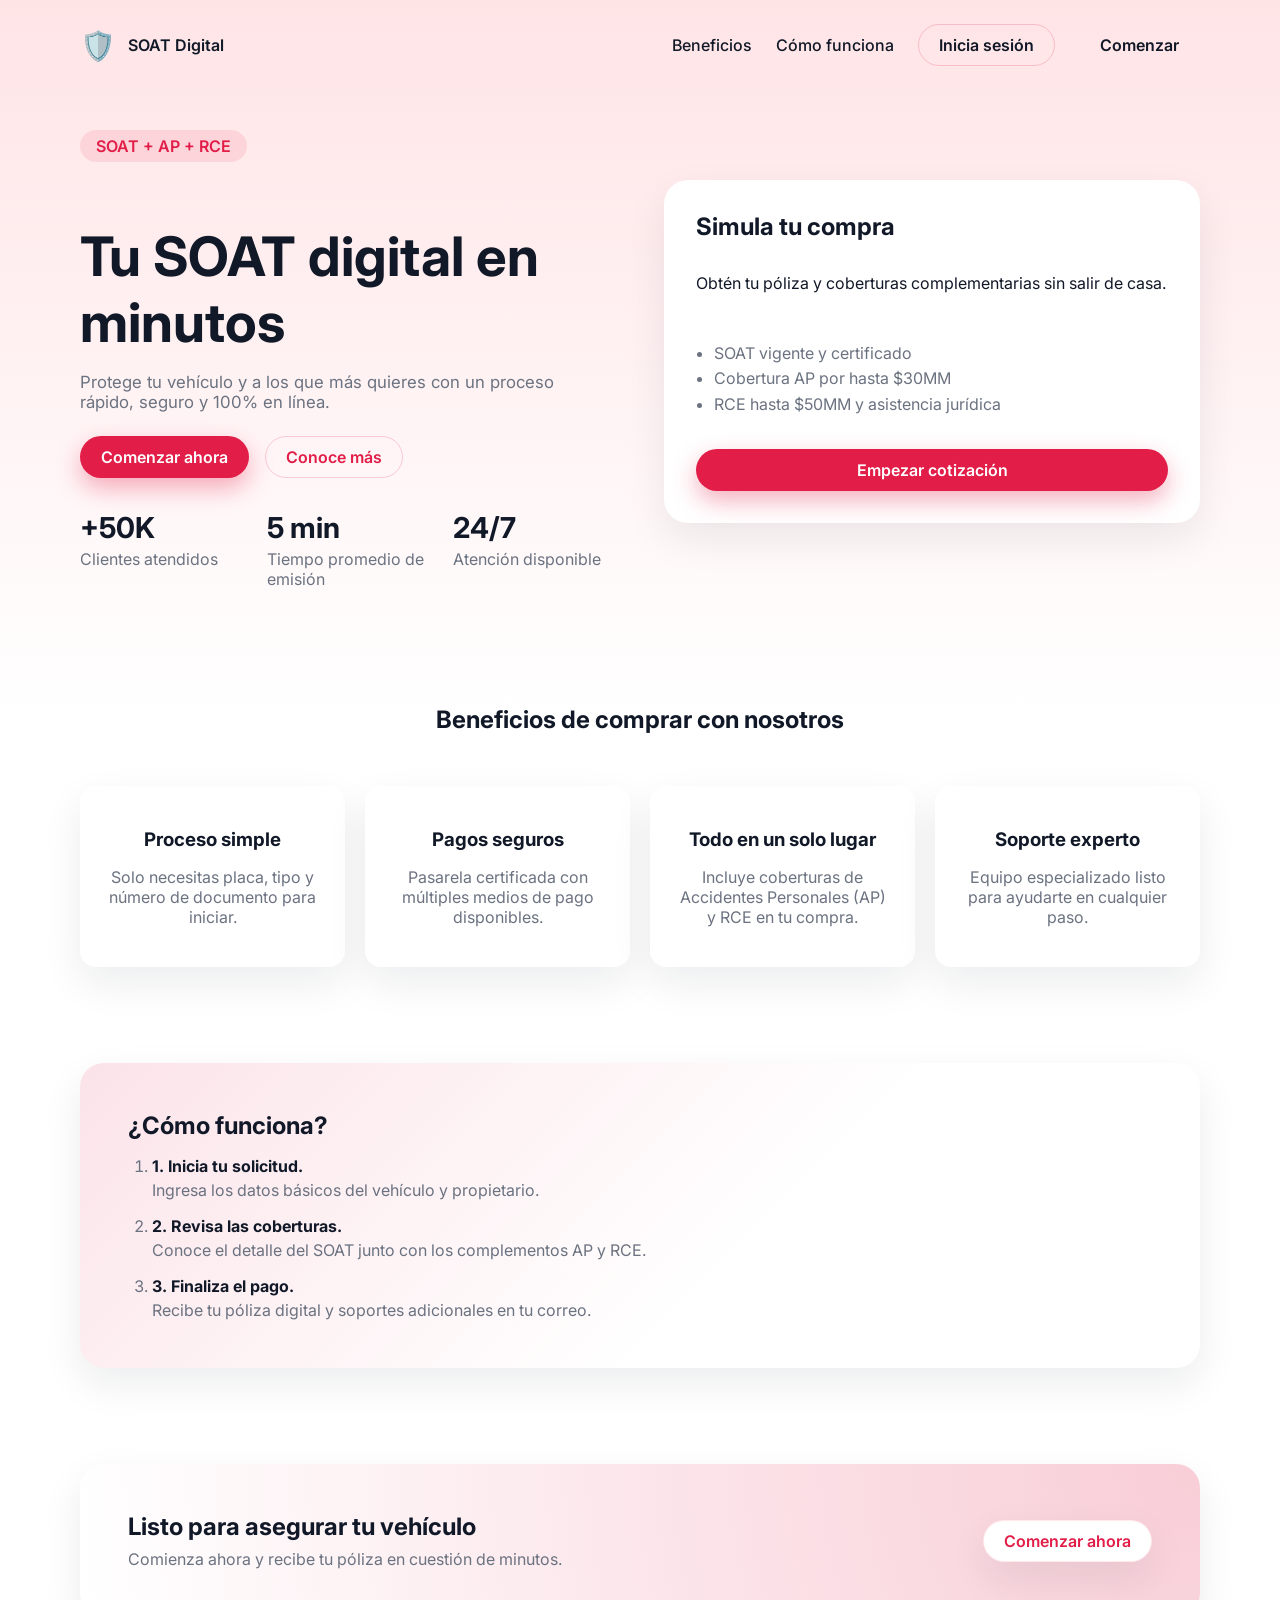
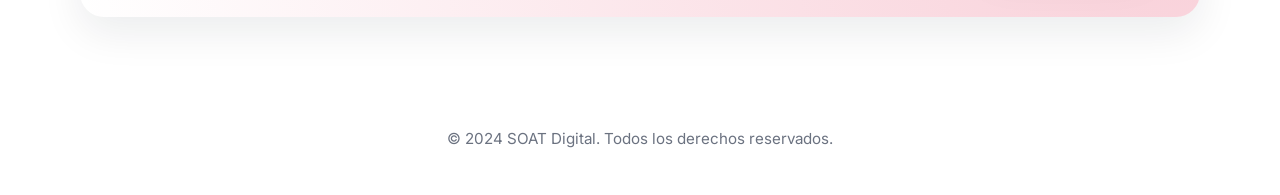
<file: front/index.html>
<!DOCTYPE html>
<html lang="es">
  <head>
    <meta charset="UTF-8" />
    <meta name="viewport" content="width=device-width, initial-scale=1.0" />
    <title>SOAT Digital | Compra tu SOAT en línea</title>
    <link rel="stylesheet" href="styles.css" />
    <link rel="preconnect" href="https://fonts.googleapis.com" />
    <link rel="preconnect" href="https://fonts.gstatic.com" crossorigin />
    <link
      href="https://fonts.googleapis.com/css2?family=Inter:wght@300;400;500;600;700&display=swap"
      rel="stylesheet"
    />
  </head>
  <body class="home">
    <header class="navbar">
      <div class="navbar__brand">
        <span class="navbar__icon">🛡️</span>
        <span class="navbar__title">SOAT Digital</span>
      </div>
      <nav class="navbar__links">
        <a href="#beneficios">Beneficios</a>
        <a href="#como-funciona">Cómo funciona</a>
        <a class="button button--ghost" href="cotizador.html">Inicia sesión</a>
        <a class="button" href="cotizador.html" data-action="start">Comenzar</a>
      </nav>
    </header>

    <main>
      <section class="hero">
        <div class="hero__content">
          <p class="hero__tag">SOAT + AP + RCE</p>
          <h1>Tu SOAT digital en minutos</h1>
          <p class="hero__description">
            Protege tu vehículo y a los que más quieres con un proceso rápido, seguro y 100% en línea.
          </p>
          <div class="hero__actions">
            <a class="button button--primary" href="cotizador.html" data-action="start">Comenzar ahora</a>
            <a class="button button--ghost" href="#beneficios">Conoce más</a>
          </div>
          <dl class="hero__metrics">
            <div>
              <dt>+50K</dt>
              <dd>Clientes atendidos</dd>
            </div>
            <div>
              <dt>5 min</dt>
              <dd>Tiempo promedio de emisión</dd>
            </div>
            <div>
              <dt>24/7</dt>
              <dd>Atención disponible</dd>
            </div>
          </dl>
        </div>
        <div class="hero__card">
          <h2>Simula tu compra</h2>
          <p>Obtén tu póliza y coberturas complementarias sin salir de casa.</p>
          <ul>
            <li>SOAT vigente y certificado</li>
            <li>Cobertura AP por hasta $30MM</li>
            <li>RCE hasta $50MM y asistencia jurídica</li>
          </ul>
          <a class="button button--primary" href="cotizador.html" data-action="start">Empezar cotización</a>
        </div>
      </section>

      <section id="beneficios" class="benefits">
        <h2>Beneficios de comprar con nosotros</h2>
        <div class="benefits__grid">
          <article class="benefit">
            <h3>Proceso simple</h3>
            <p>Solo necesitas placa, tipo y número de documento para iniciar.</p>
          </article>
          <article class="benefit">
            <h3>Pagos seguros</h3>
            <p>Pasarela certificada con múltiples medios de pago disponibles.</p>
          </article>
          <article class="benefit">
            <h3>Todo en un solo lugar</h3>
            <p>Incluye coberturas de Accidentes Personales (AP) y RCE en tu compra.</p>
          </article>
          <article class="benefit">
            <h3>Soporte experto</h3>
            <p>Equipo especializado listo para ayudarte en cualquier paso.</p>
          </article>
        </div>
      </section>

      <section id="como-funciona" class="steps">
        <h2>¿Cómo funciona?</h2>
        <ol class="steps__list">
          <li>
            <strong>1. Inicia tu solicitud.</strong>
            Ingresa los datos básicos del vehículo y propietario.
          </li>
          <li>
            <strong>2. Revisa las coberturas.</strong>
            Conoce el detalle del SOAT junto con los complementos AP y RCE.
          </li>
          <li>
            <strong>3. Finaliza el pago.</strong>
            Recibe tu póliza digital y soportes adicionales en tu correo.
          </li>
        </ol>
      </section>

      <section class="cta">
        <div class="cta__content">
          <h2>Listo para asegurar tu vehículo</h2>
          <p>Comienza ahora y recibe tu póliza en cuestión de minutos.</p>
        </div>
        <a class="button button--light" href="cotizador.html" data-action="start">Comenzar ahora</a>
      </section>
    </main>

    <footer class="footer">
      <p>© 2024 SOAT Digital. Todos los derechos reservados.</p>
    </footer>
    <script src="app.js"></script>
  </body>
</html>
</file>
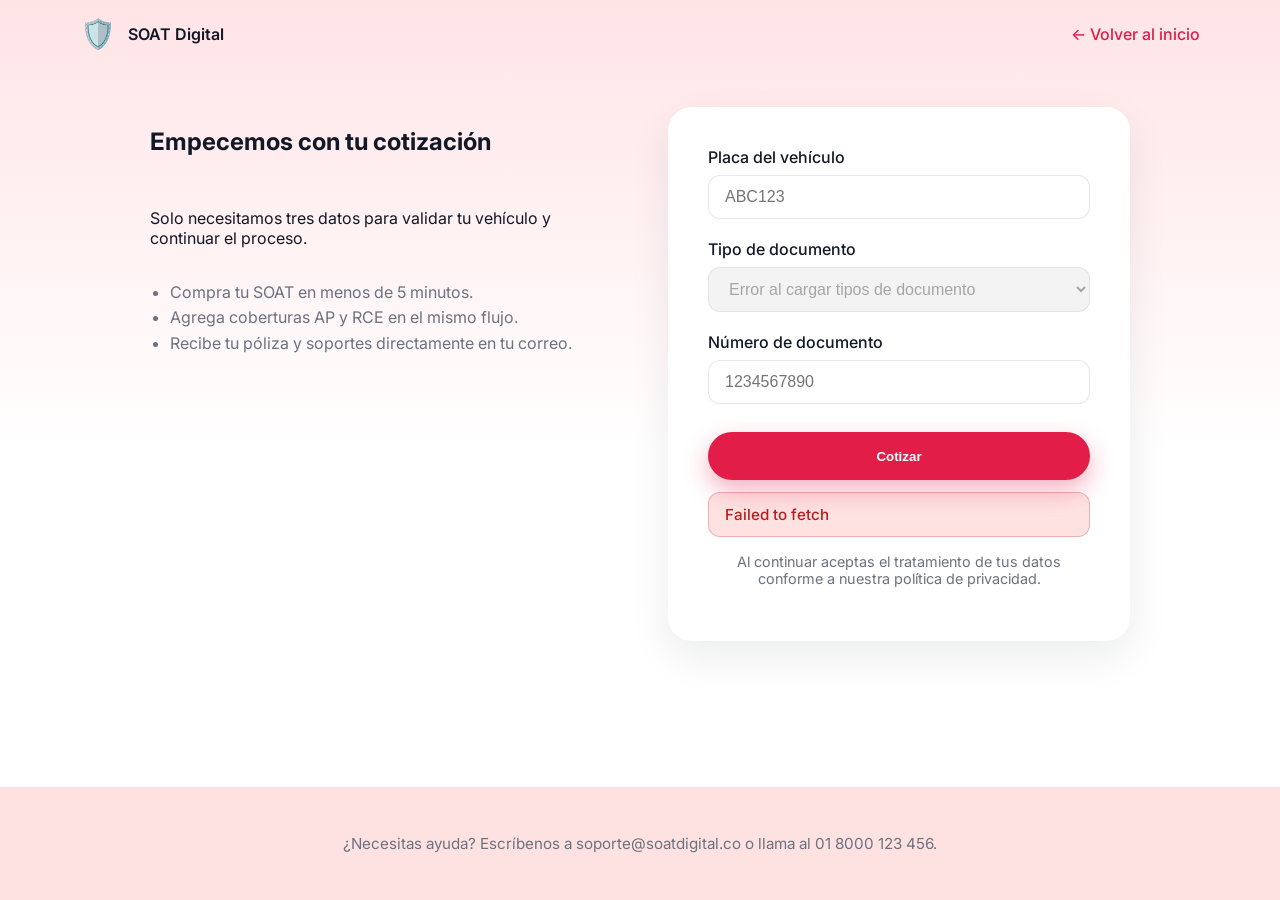
<file: front/cotizador.html>
<!DOCTYPE html>
<html lang="es">
  <head>
    <meta charset="UTF-8" />
    <meta name="viewport" content="width=device-width, initial-scale=1.0" />
    <title>SOAT Digital | Datos para cotizar</title>
    <link rel="stylesheet" href="styles.css" />
    <link rel="preconnect" href="https://fonts.googleapis.com" />
    <link rel="preconnect" href="https://fonts.gstatic.com" crossorigin />
    <link
      href="https://fonts.googleapis.com/css2?family=Inter:wght@300;400;500;600;700&display=swap"
      rel="stylesheet"
    />
  </head>
  <body class="form">
    <header class="navbar navbar--compact">
      <div class="navbar__brand">
        <span class="navbar__icon">🛡️</span>
        <span class="navbar__title">SOAT Digital</span>
      </div>
      <a class="navbar__back" href="index.html">← Volver al inicio</a>
    </header>

    <main class="form__layout">
      <section class="form__intro">
        <h1>Empecemos con tu cotización</h1>
        <p>Solo necesitamos tres datos para validar tu vehículo y continuar el proceso.</p>
        <ul>
          <li>Compra tu SOAT en menos de 5 minutos.</li>
          <li>Agrega coberturas AP y RCE en el mismo flujo.</li>
          <li>Recibe tu póliza y soportes directamente en tu correo.</li>
        </ul>
      </section>

      <section class="form__card">
        <form id="cotizacion-form" class="form__grid" novalidate>
          <label class="input">
            <span>Placa del vehículo</span>
            <input
              type="text"
              name="placa"
              placeholder="ABC123"
              required
              maxlength="6"
              autocomplete="off"
              inputmode="text"
            />
          </label>
          <label class="input">
            <span>Tipo de documento</span>
            <select name="documentType" required disabled>
              <option value="">Cargando tipos de documento…</option>
            </select>
          </label>
          <label class="input">
            <span>Número de documento</span>
            <input
              type="text"
              name="documentNumber"
              placeholder="1234567890"
              required
              inputmode="numeric"
              autocomplete="off"
            />
          </label>
          <button class="button button--primary" type="submit">Cotizar</button>
        </form>
        <div class="form__feedback" id="form-feedback" role="status" aria-live="polite"></div>
        <p class="form__disclaimer">
          Al continuar aceptas el tratamiento de tus datos conforme a nuestra política de privacidad.
        </p>
      </section>
    </main>

    <footer class="footer footer--muted">
      <p>¿Necesitas ayuda? Escríbenos a soporte@soatdigital.co o llama al 01 8000 123 456.</p>
    </footer>

    <script src="app.js"></script>
  </body>
</html>
</file>
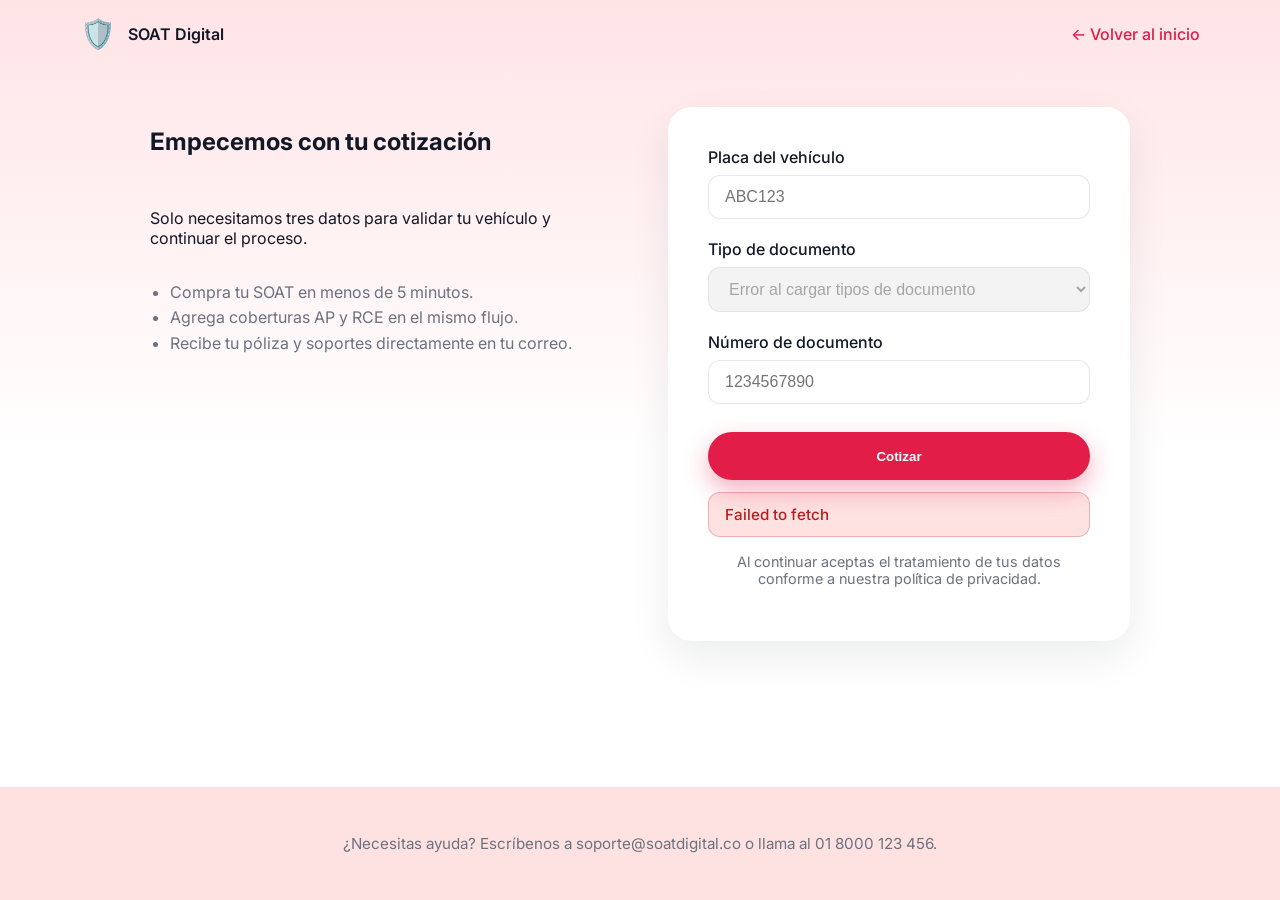
<file: front/detalle.html>
<!DOCTYPE html>
<html lang="es">
  <head>
    <meta charset="UTF-8" />
    <meta name="viewport" content="width=device-width, initial-scale=1.0" />
    <title>SOAT Digital | Detalle del vehículo</title>
    <link rel="stylesheet" href="styles.css" />
    <link rel="preconnect" href="https://fonts.googleapis.com" />
    <link rel="preconnect" href="https://fonts.gstatic.com" crossorigin />
    <link
      href="https://fonts.googleapis.com/css2?family=Inter:wght@300;400;500;600;700&display=swap"
      rel="stylesheet"
    />
  </head>
  <body class="detail">
    <header class="navbar navbar--compact">
      <div class="navbar__brand">
        <span class="navbar__icon">🛡️</span>
        <span class="navbar__title">SOAT Digital</span>
      </div>
      <a class="navbar__back" href="cotizador.html">← Volver al cotizador</a>
    </header>

    <main class="detail__layout" data-page="vehicle-detail">
      <section class="detail__intro">
        <div class="section-heading">
          <span class="section-heading__icon" aria-hidden="true">
            <svg viewBox="0 0 24 24" fill="none" xmlns="http://www.w3.org/2000/svg">
              <path
                d="M5 15.5V11l1.6-4 3.4-2h4l3.4 2L19 11v4.5c.9 0 1 .6 1 1.5v3c0 .55-.45 1-1 1h-1a2.25 2.25 0 0 1-4.5 0H11a2.25 2.25 0 0 1-4.5 0H5c-.55 0-1-.45-1-1v-3c0-.9.1-1.5 1-1.5Zm3.5 4a1.5 1.5 0 1 0 0-3 1.5 1.5 0 0 0 0 3Zm8.5 0a1.5 1.5 0 1 0 0-3 1.5 1.5 0 0 0 0 3Z"
                fill="currentColor"
              />
            </svg>
          </span>
          <div>
            <h1>Confirma los datos y elige la clase para tu póliza</h1>
            <p id="validation-message">
              Validamos al propietario. Selecciona la clase que mejor se ajuste al uso del vehículo.
            </p>
          </div>
        </div>
      </section>

      <section class="detail__overview">
        <div class="summary">
          <div class="summary__cards">
          <article class="summary-card">
            <header class="summary-card__header">
              <span class="summary-card__icon" aria-hidden="true">
                <svg viewBox="0 0 24 24" fill="none" xmlns="http://www.w3.org/2000/svg">
                  <path
                    d="M12 12a5 5 0 1 0 0-10 5 5 0 0 0 0 10Zm-7 9c0-3.87 3.13-7 7-7s7 3.13 7 7v1H5v-1Z"
                    fill="currentColor"
                  />
                </svg>
              </span>
              <div>
                <h2>Datos del propietario</h2>
                <p class="summary-card__subtitle">Información básica del asegurado</p>
              </div>
            </header>
            <dl class="summary-card__list">
              <div>
                <dt>Nombre completo</dt>
                <dd id="owner-full-name">-</dd>
              </div>
                <div>
                  <dt>Tipo de documento</dt>
                  <dd id="owner-document-type">-</dd>
                </div>
                <div>
                  <dt>Número de documento</dt>
                  <dd id="owner-document">-</dd>
                </div>
              </dl>
            </article>

          <article class="summary-card">
            <header class="summary-card__header">
              <span class="summary-card__icon" aria-hidden="true">
                <svg viewBox="0 0 24 24" fill="none" xmlns="http://www.w3.org/2000/svg">
                  <path
                    d="M4 16v-2.5C4 11.57 4.57 11 5.5 11l1.6-4.27A2 2 0 0 1 9 5h6a2 2 0 0 1 1.9 1.28L18.5 11c.93 0 1.5.57 1.5 2.5V16a1 1 0 0 1-1 1h-.18a2.32 2.32 0 0 1-4.64 0H10.32a2.32 2.32 0 0 1-4.64 0H5a1 1 0 0 1-1-1Zm3.32 1.5a1.32 1.32 0 1 0 0-2.64 1.32 1.32 0 0 0 0 2.64Zm9.36 0a1.32 1.32 0 1 0 0-2.64 1.32 1.32 0 0 0 0 2.64ZM6 11h12l-1.2-3.2a1 1 0 0 0-.94-.63H8.14a1 1 0 0 0-.94.63L6 11Z"
                    fill="currentColor"
                  />
                </svg>
              </span>
              <div>
                <h2>Datos del vehículo</h2>
                <p class="summary-card__subtitle">Características principales</p>
              </div>
            </header>
            <dl class="summary-card__list summary-card__list--two-columns">
              <div>
                <dt>Marca</dt>
                <dd id="vehicle-brand">-</dd>
              </div>
                <div>
                  <dt>Placa</dt>
                  <dd id="vehicle-plate">-</dd>
                </div>
                <div>
                  <dt>Modelo</dt>
                  <dd id="vehicle-model">-</dd>
                </div>
                <div>
                  <dt>Línea</dt>
                  <dd id="vehicle-line">-</dd>
                </div>
                <div>
                  <dt>Cilindraje</dt>
                  <dd id="vehicle-cylinder">-</dd>
                </div>
                <div>
                  <dt>Combustible</dt>
                  <dd id="vehicle-fuel">-</dd>
                </div>
              </dl>
            </article>
          </div>
        </div>

        <aside class="soat-highlight" id="soat-highlight" aria-live="polite" hidden>
          <span class="soat-highlight__icon" aria-hidden="true">
            <svg viewBox="0 0 24 24" fill="none" xmlns="http://www.w3.org/2000/svg">
              <path d="M12 2 4.5 4.5v6.5c0 5.25 3.9 9.84 7.5 11 3.6-1.16 7.5-5.75 7.5-11V4.5L12 2Z" fill="currentColor" />
            </svg>
          </span>
          <div class="soat-highlight__badge">Tarifa SOAT</div>
          <p class="soat-highlight__amount" id="soat-price">$0</p>
          <p class="soat-highlight__info" id="soat-plan-label">Selecciona una clase para ver tu tarifa.</p>
          <dl class="soat-highlight__details" id="soat-plan-details"></dl>
        </aside>
      </section>

      <section class="detail__homologations">
        <div class="detail__homologations-header">
          <div class="section-heading section-heading--inline">
            <span class="section-heading__icon" aria-hidden="true">
              <svg viewBox="0 0 24 24" fill="none" xmlns="http://www.w3.org/2000/svg">
                <path
                  d="M12 2a10 10 0 1 0 .01 20.01A10 10 0 0 0 12 2Zm0 3a7 7 0 0 1 6.93 6H13a1 1 0 0 0-1-1V5Zm-1 4a1 1 0 0 0-1 1H5.07A7 7 0 0 1 11 5v4Zm-6.93 3H10a1 1 0 0 0 1 1v4a7 7 0 0 1-6.93-5Zm8.93 5v-4a1 1 0 0 0 1-1h5.93A7 7 0 0 1 13 19Z"
                  fill="currentColor"
                />
              </svg>
            </span>
            <div>
              <h2>Selecciona la clase de aseguramiento</h2>
              <p>
                Escoge una de las clases habilitadas para cotizar. Esta opción define las coberturas
                disponibles para tu vehículo.
              </p>
            </div>
          </div>
          <div class="form__feedback" id="quote-feedback" role="status" aria-live="polite"></div>
        </div>
        <div class="homologations-grid" id="homologations-list"></div>
      </section>

      <section class="detail__products" id="products-section" hidden>
        <div class="section-heading section-heading--inline">
          <span class="section-heading__icon" aria-hidden="true">
            <svg viewBox="0 0 24 24" fill="none" xmlns="http://www.w3.org/2000/svg">
              <path
                d="M12 2 3 6.5 12 11l9-4.5L12 2Zm0 7-9 4.5L12 18l9-4.5L12 9Zm0 7-9 4.5L12 24l9-4.5L12 16Z"
                fill="currentColor"
              />
            </svg>
          </span>
          <div>
            <h2>Coberturas disponibles</h2>
            <p>Activa las coberturas opcionales que complementen tu seguridad.</p>
          </div>
        </div>
        <div class="products-grid" id="products-list"></div>
      </section>

      <section class="detail__actions" id="detail-actions" hidden>
        <div class="detail__actions-content">
          <div class="detail__actions-icon" aria-hidden="true">
            <svg viewBox="0 0 24 24" fill="none" xmlns="http://www.w3.org/2000/svg">
              <path d="M5 12h11.17l-3.58-3.59L13 7l6 6-6 6-1.41-1.41L16.17 13H5v-1Z" fill="currentColor" />
            </svg>
          </div>
          <div>
            <h2>¿Listo para continuar?</h2>
            <p>
              Revisa las coberturas seleccionadas y continúa para diligenciar la información de entrega y
              pago de tu póliza.
            </p>
          </div>
          <button class="button button--primary" id="detail-continue" disabled aria-disabled="true">
            Continuar
          </button>
        </div>
      </section>
    </main>

    <footer class="footer footer--muted">
      <p>¿Necesitas ayuda? Escríbenos a soporte@soatdigital.co o llama al 01 8000 123 456.</p>
    </footer>

    <div class="page-loader" id="page-loader" hidden>
      <div class="page-loader__content">
        <span class="page-loader__spinner" aria-hidden="true"></span>
        <p class="page-loader__message">Generando tu cotización…</p>
      </div>
    </div>

    <script src="app.js"></script>
  </body>
</html>
</file>
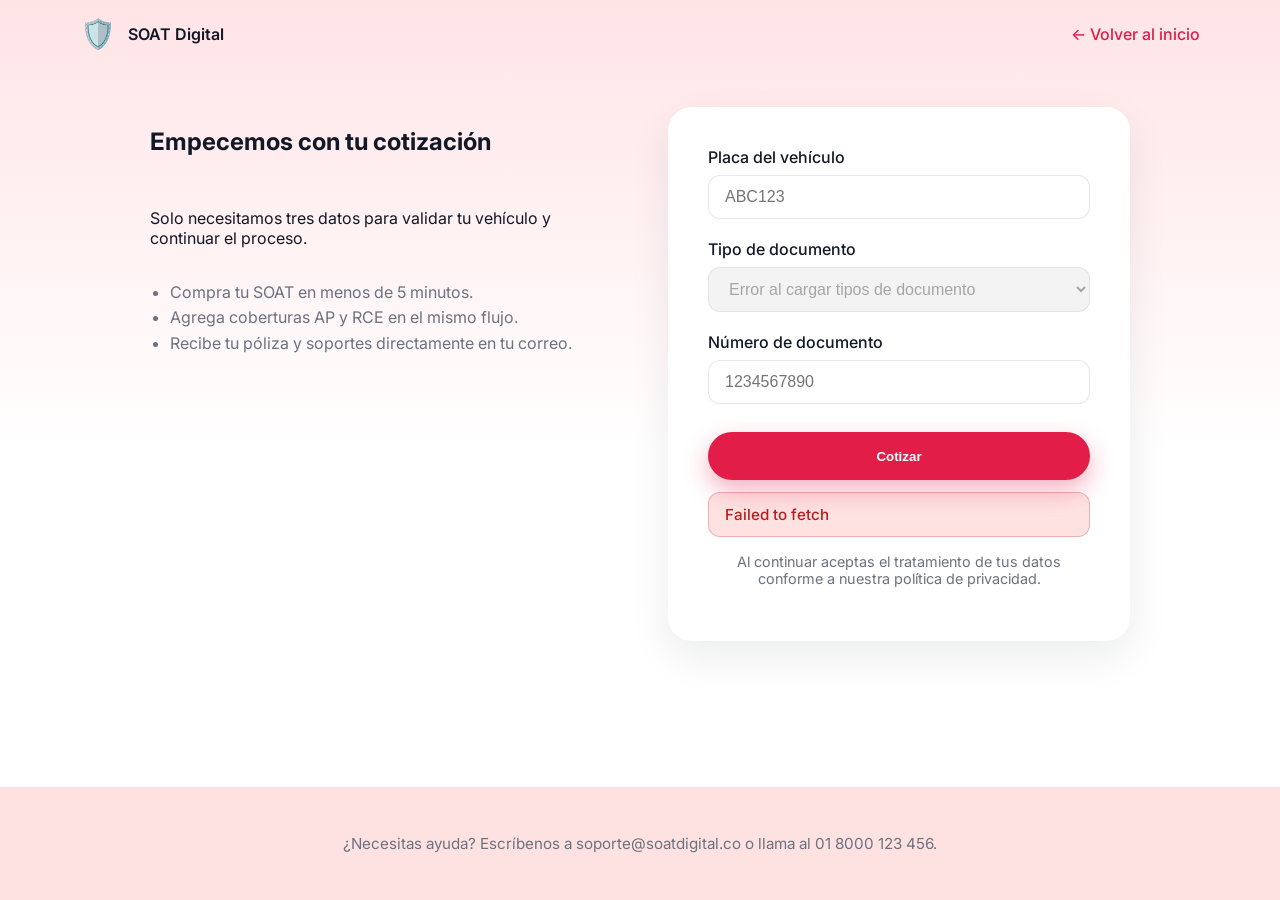
<file: front/exito.html>
<!DOCTYPE html>
<html lang="es">
  <head>
    <meta charset="UTF-8" />
    <meta name="viewport" content="width=device-width, initial-scale=1.0" />
    <title>SOAT Digital | Póliza expedida</title>
    <link rel="stylesheet" href="styles.css" />
    <link rel="preconnect" href="https://fonts.googleapis.com" />
    <link rel="preconnect" href="https://fonts.gstatic.com" crossorigin />
    <link
      href="https://fonts.googleapis.com/css2?family=Inter:wght@300;400;500;600;700&display=swap"
      rel="stylesheet"
    />
  </head>
  <body class="success-page">
    <header class="navbar navbar--compact">
      <div class="navbar__brand">
        <span class="navbar__icon">🛡️</span>
        <span class="navbar__title">SOAT Digital</span>
      </div>
      <a class="navbar__back" href="index.html">← Ir al inicio</a>
    </header>

    <main class="success" data-page="success">
      <section class="success__hero">
        <span class="success__icon" aria-hidden="true">
          <svg viewBox="0 0 24 24" fill="none" xmlns="http://www.w3.org/2000/svg">
            <path
              d="m9.17 16.17-3.9-3.9-1.41 1.42 5.31 5.31L20.24 7.93l-1.41-1.41-9.66 9.65Z"
              fill="currentColor"
            />
          </svg>
        </span>
        <h1>¡Tu póliza fue expedida con éxito!</h1>
        <p>
          Finalizamos la expedición de tu póliza. Estamos generando los documentos digitales para enviarlos a tu
          correo electrónico en los próximos minutos.
        </p>
      </section>

      <section class="success__details">
        <div class="status-card" id="success-expedition" data-state="loading" aria-live="polite">
          <div class="status-card__icon" id="success-expedition-icon" aria-hidden="true">
            <span class="status-card__spinner"></span>
            <svg class="status-card__symbol status-card__symbol--success" viewBox="0 0 24 24" fill="none" xmlns="http://www.w3.org/2000/svg">
              <path
                d="m9.17 16.17-3.9-3.9-1.41 1.42 5.31 5.31L20.24 7.93l-1.41-1.41-9.66 9.65Z"
                fill="currentColor"
              />
            </svg>
            <svg class="status-card__symbol status-card__symbol--error" viewBox="0 0 24 24" fill="none" xmlns="http://www.w3.org/2000/svg">
              <path d="M12 2 1 21h22L12 2Zm1 15h-2v-2h2v2Zm0-4h-2V9h2v4Z" fill="currentColor" />
            </svg>
          </div>
          <div class="status-card__content">
            <h2>Estamos expidiendo tu póliza</h2>
            <p id="success-expedition-message" role="status">
              Estamos expidiendo tu póliza. En unos minutos llegará a tu correo electrónico.
            </p>
          </div>
        </div>

        <div class="success__highlight">
          <div class="info-block info-block--ghost">
            <span class="info-block__icon" aria-hidden="true">
              <svg viewBox="0 0 24 24" fill="none" xmlns="http://www.w3.org/2000/svg">
                <path
                  d="M12 12a5 5 0 1 0 0-10 5 5 0 0 0 0 10Zm-7 9c0-3.87 3.13-7 7-7s7 3.13 7 7v1H5v-1Z"
                  fill="currentColor"
                />
              </svg>
            </span>
            <div>
              <h2>Titular</h2>
              <p id="success-owner-name">-</p>
            </div>
          </div>
          <div class="info-block info-block--ghost">
            <span class="info-block__icon" aria-hidden="true">
              <svg viewBox="0 0 24 24" fill="none" xmlns="http://www.w3.org/2000/svg">
                <path
                  d="M4 16v-2.5C4 11.57 4.57 11 5.5 11l1.6-4.27A2 2 0 0 1 9 5h6a2 2 0 0 1 1.9 1.28L18.5 11c.93 0 1.5.57 1.5 2.5V16a1 1 0 0 1-1 1h-.18a2.32 2.32 0 0 1-4.64 0H10.32a2.32 2.32 0 0 1-4.64 0H5a1 1 0 0 1-1-1Zm3.32 1.5a1.32 1.32 0 1 0 0-2.64 1.32 1.32 0 0 0 0 2.64Zm9.36 0a1.32 1.32 0 1 0 0-2.64 1.32 1.32 0 0 0 0 2.64ZM6 11h12l-1.2-3.2a1 1 0 0 0-.94-.63H8.14a1 1 0 0 0-.94.63L6 11Z"
                  fill="currentColor"
                />
              </svg>
            </span>
            <div>
              <h2>Vehículo asegurado</h2>
              <p>Placa <span id="success-plate">-</span> · <span id="success-class">-</span></p>
            </div>
          </div>
          <div class="info-block info-block--ghost">
            <span class="info-block__icon" aria-hidden="true">
              <svg viewBox="0 0 24 24" fill="none" xmlns="http://www.w3.org/2000/svg">
                <path
                  d="M12 3 4 7v6c0 5 3.5 9.74 8 11 4.5-1.26 8-6 8-11V7l-8-4Zm0 2.18 6 3v4.82c0 3.73-2.55 7.62-6 8.77-3.45-1.15-6-5.04-6-8.77V8.18l6-3ZM11 9h2v4h-2V9Zm0 5h2v2h-2v-2Z"
                  fill="currentColor"
                />
              </svg>
            </span>
            <div>
              <h2>Total pagado</h2>
              <p class="success__total" id="success-total">$0</p>
            </div>
          </div>
        </div>

        <div class="success__products">
          <div class="success__products-header section-heading section-heading--inline">
            <span class="section-heading__icon" aria-hidden="true">
              <svg viewBox="0 0 24 24" fill="none" xmlns="http://www.w3.org/2000/svg">
                <path d="M12 2 3 6.5 12 11l9-4.5L12 2Zm0 7-9 4.5L12 18l9-4.5L12 9Zm0 7-9 4.5L12 24l9-4.5L12 16Z" fill="currentColor" />
              </svg>
            </span>
            <div>
              <h2>Coberturas activas</h2>
              <p>Estos son los productos incluidos en tu póliza.</p>
            </div>
          </div>
          <ul class="summary-products__list success__products-list" id="success-products-list"></ul>
        </div>

        <div class="success__meta">
          <div class="success__meta-item">
            <span class="success__meta-icon" aria-hidden="true">
              <svg viewBox="0 0 24 24" fill="none" xmlns="http://www.w3.org/2000/svg">
                <path d="M7 2h10a2 2 0 0 1 2 2v16a2 2 0 0 1-2 2H7a2 2 0 0 1-2-2V4a2 2 0 0 1 2-2Zm5 2H7v16h10V4h-5Zm-1 3h2v5h3v2h-5V7Z" fill="currentColor" />
              </svg>
            </span>
            <div>
              <span>ID de sesión</span>
              <strong id="success-session">-</strong>
            </div>
          </div>
          <div class="success__meta-item">
            <span class="success__meta-icon" aria-hidden="true">
              <svg viewBox="0 0 24 24" fill="none" xmlns="http://www.w3.org/2000/svg">
                <path
                  d="M7 2h10a2 2 0 0 1 2 2v2h2v2h-2v10a2 2 0 0 1-2 2H7a2 2 0 0 1-2-2V8H3V6h2V4a2 2 0 0 1 2-2Zm10 6H7v10h10V8Zm-8 3h2v2H9v-2Zm4 0h2v2h-2v-2Zm-4 4h2v2H9v-2Zm4 0h2v2h-2v-2Z"
                  fill="currentColor"
                />
              </svg>
            </span>
            <div>
              <span>Fecha de expedición</span>
              <strong id="success-date">Hoy</strong>
            </div>
          </div>
        </div>
      </section>

      <section class="success__actions">
        <button class="button button--primary" id="success-finish">
          <span class="button__icon" aria-hidden="true">
            <svg viewBox="0 0 24 24" fill="none" xmlns="http://www.w3.org/2000/svg">
              <path d="M5 12h11.17l-3.58-3.59L13 7l6 6-6 6-1.41-1.41L16.17 13H5v-1Z" fill="currentColor" />
            </svg>
          </span>
          Finalizar
        </button>
        <p class="success__hint">
          Si necesitas descargar de nuevo la póliza o hacer un cambio, podrás hacerlo desde tu correo o contactando al
          equipo de soporte.
        </p>
      </section>
    </main>

    <footer class="footer footer--muted">
      <p>¿Necesitas ayuda? Escríbenos a soporte@soatdigital.co o llama al 01 8000 123 456.</p>
    </footer>

    <script src="app.js"></script>
  </body>
</html>
</file>
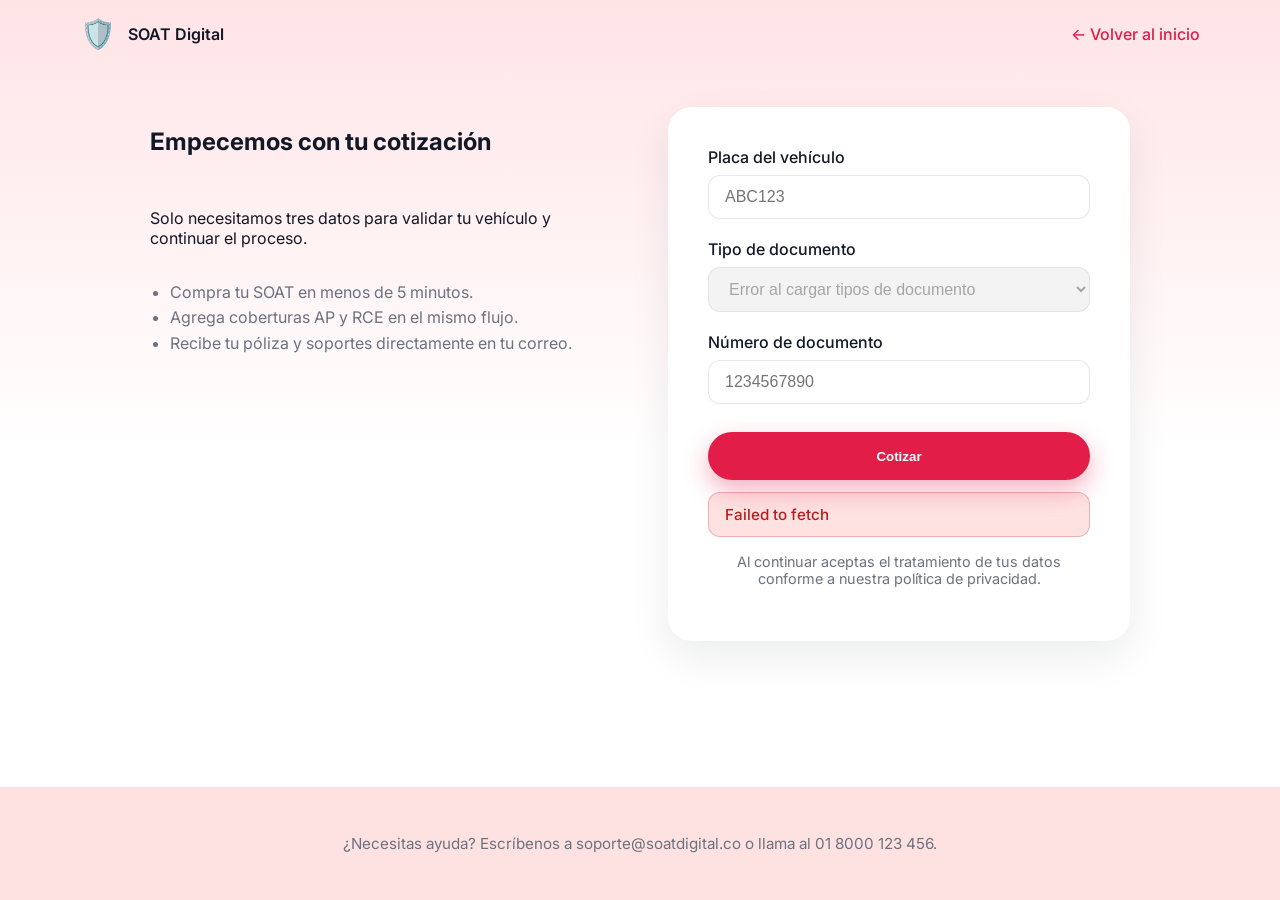
<file: front/pago.html>
<!DOCTYPE html>
<html lang="es">
  <head>
    <meta charset="UTF-8" />
    <meta name="viewport" content="width=device-width, initial-scale=1.0" />
    <title>SOAT Digital | Procesando pago</title>
    <link rel="stylesheet" href="styles.css" />
    <link rel="preconnect" href="https://fonts.googleapis.com" />
    <link rel="preconnect" href="https://fonts.gstatic.com" crossorigin />
    <link
      href="https://fonts.googleapis.com/css2?family=Inter:wght@300;400;500;600;700&display=swap"
      rel="stylesheet"
    />
  </head>
  <body class="payment-page">
    <header class="navbar navbar--compact">
      <div class="navbar__brand">
        <span class="navbar__icon">🛡️</span>
        <span class="navbar__title">SOAT Digital</span>
      </div>
      <a class="navbar__back" href="resumen.html">← Volver al resumen</a>
    </header>

    <main class="payment" data-page="payment-mock">
      <section class="payment__hero">
        <span class="payment__hero-icon" aria-hidden="true">
          <svg viewBox="0 0 24 24" fill="none" xmlns="http://www.w3.org/2000/svg">
            <path
              d="M4 6h16a2 2 0 0 1 2 2v9a2 2 0 0 1-2 2H4a2 2 0 0 1-2-2V8a2 2 0 0 1 2-2Zm0 2v2h16V8H4Zm0 4v5h16v-5H4Zm3 3a1 1 0 1 0 0-2 1 1 0 0 0 0 2Z"
              fill="currentColor"
            />
          </svg>
        </span>
        <h1>Estamos procesando tu pago</h1>
        <p>
          Mantenemos tus datos seguros mientras confirmamos la transacción. Este paso puede tardar unos segundos.
        </p>
      </section>

      <section class="payment__card">
        <div class="payment__info">
          <div class="info-block">
            <span class="info-block__icon" aria-hidden="true">
              <svg viewBox="0 0 24 24" fill="none" xmlns="http://www.w3.org/2000/svg">
                <path
                  d="M12 12a5 5 0 1 0 0-10 5 5 0 0 0 0 10Zm-7 9c0-3.87 3.13-7 7-7s7 3.13 7 7v1H5v-1Z"
                  fill="currentColor"
                />
              </svg>
            </span>
            <div>
              <h2>Titular</h2>
              <p id="payment-owner-name">-</p>
            </div>
          </div>
          <div class="info-block">
            <span class="info-block__icon" aria-hidden="true">
              <svg viewBox="0 0 24 24" fill="none" xmlns="http://www.w3.org/2000/svg">
                <path
                  d="M4 16v-2.5C4 11.57 4.57 11 5.5 11l1.6-4.27A2 2 0 0 1 9 5h6a2 2 0 0 1 1.9 1.28L18.5 11c.93 0 1.5.57 1.5 2.5V16a1 1 0 0 1-1 1h-.18a2.32 2.32 0 0 1-4.64 0H10.32a2.32 2.32 0 0 1-4.64 0H5a1 1 0 0 1-1-1Zm3.32 1.5a1.32 1.32 0 1 0 0-2.64 1.32 1.32 0 0 0 0 2.64Zm9.36 0a1.32 1.32 0 1 0 0-2.64 1.32 1.32 0 0 0 0 2.64ZM6 11h12l-1.2-3.2a1 1 0 0 0-.94-.63H8.14a1 1 0 0 0-.94.63L6 11Z"
                  fill="currentColor"
                />
              </svg>
            </span>
            <div>
              <h2>Vehículo</h2>
              <p>Placa <span id="payment-plate">-</span></p>
            </div>
          </div>
          <div class="info-block">
            <span class="info-block__icon" aria-hidden="true">
              <svg viewBox="0 0 24 24" fill="none" xmlns="http://www.w3.org/2000/svg">
                <path
                  d="M12 3 4 7v6c0 5 3.5 9.74 8 11 4.5-1.26 8-6 8-11V7l-8-4Zm0 2.18 6 3v4.82c0 3.73-2.55 7.62-6 8.77-3.45-1.15-6-5.04-6-8.77V8.18l6-3ZM11 9h2v4h-2V9Zm0 5h2v2h-2v-2Z"
                  fill="currentColor"
                />
              </svg>
            </span>
            <div>
              <h2>Total de la compra</h2>
              <p class="payment__total" id="payment-total">$0</p>
            </div>
          </div>
        </div>

        <div class="payment__status">
          <div class="payment-progress" id="payment-progress">
            <span class="payment-progress__bar"></span>
          </div>
          <div class="payment__status-message" id="payment-status-message" aria-live="polite">
            <span class="payment__status-icon" aria-hidden="true">
              <svg viewBox="0 0 24 24" fill="none" xmlns="http://www.w3.org/2000/svg">
                <path d="M12 2 4.5 4.5v6.5c0 5.25 3.9 9.84 7.5 11 3.6-1.16 7.5-5.75 7.5-11V4.5L12 2Z" fill="currentColor" />
              </svg>
            </span>
            <span data-status-text>Preparando todo para tu póliza…</span>
          </div>
        </div>
      </section>

      <section class="payment__tips">
        <div class="section-heading section-heading--inline">
          <span class="section-heading__icon" aria-hidden="true">
            <svg viewBox="0 0 24 24" fill="none" xmlns="http://www.w3.org/2000/svg">
              <path
                d="M5 4h14v2H5V4Zm0 4h9v2H5V8Zm0 4h14v2H5v-2Zm0 4h9v2H5v-2Zm11.59-2.41 1.41-1.41L21 16l-2.99 2.82-1.42-1.41L17.17 17H15v-2h2.17Z"
                fill="currentColor"
              />
            </svg>
          </span>
          <div>
            <h2>¿Qué sigue?</h2>
            <p>Conoce los pasos siguientes mientras finalizamos la transacción.</p>
          </div>
        </div>
        <ul class="payment__tips-list">
          <li>Generaremos tu póliza inmediatamente después de recibir la confirmación del pago.</li>
          <li>
            Te enviaremos un correo con el comprobante y copia de la póliza digital al finalizar el proceso.
          </li>
          <li>Puedes cerrar esta ventana cuando veas la confirmación final.</li>
        </ul>
      </section>
    </main>

    <footer class="footer footer--muted">
      <p>¿Necesitas ayuda? Escríbenos a soporte@soatdigital.co o llama al 01 8000 123 456.</p>
    </footer>

    <script src="app.js"></script>
  </body>
</html>
</file>
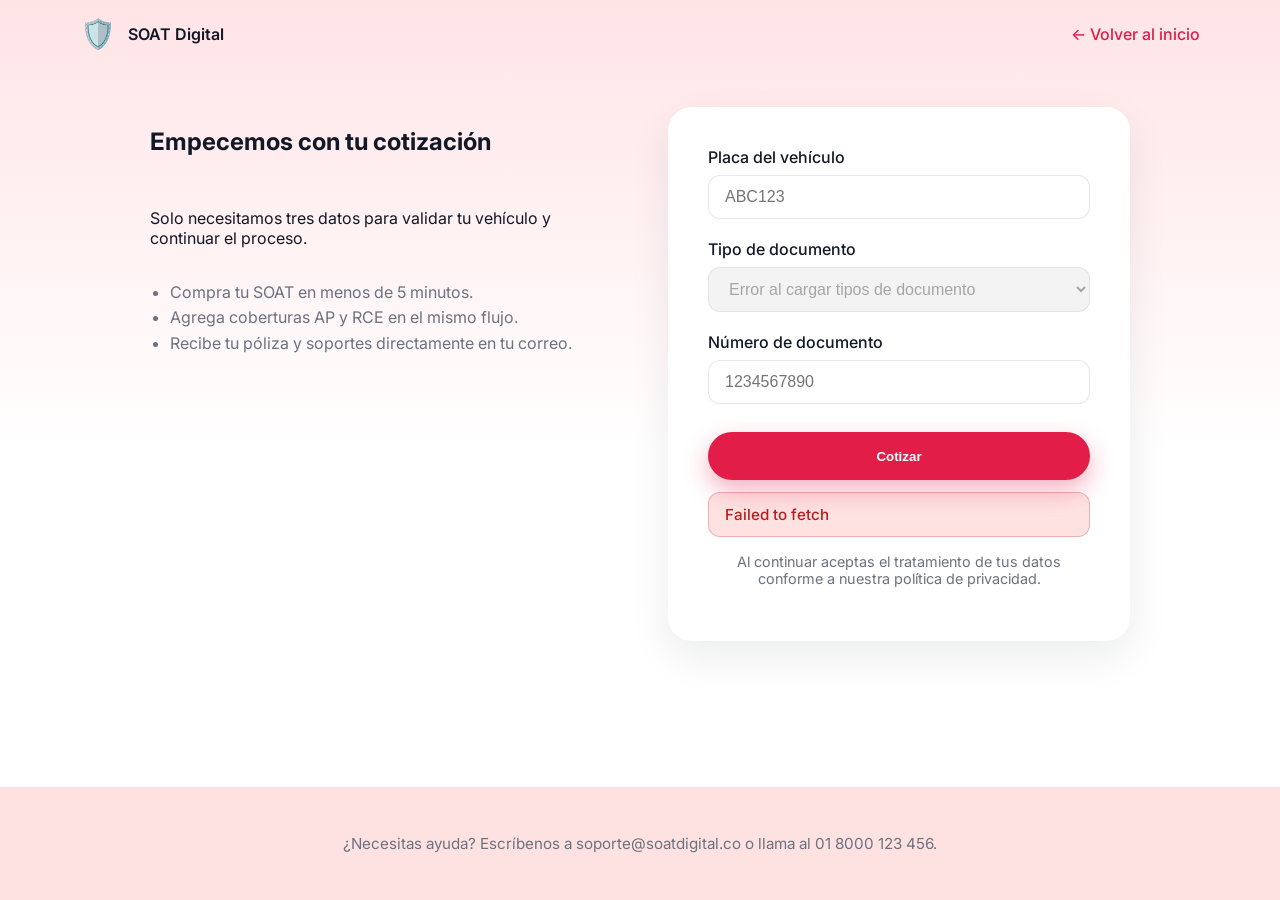
<file: front/resumen.html>
<!DOCTYPE html>
<html lang="es">
  <head>
    <meta charset="UTF-8" />
    <meta name="viewport" content="width=device-width, initial-scale=1.0" />
    <title>SOAT Digital | Resumen de compra</title>
    <link rel="stylesheet" href="styles.css" />
    <link rel="preconnect" href="https://fonts.googleapis.com" />
    <link rel="preconnect" href="https://fonts.gstatic.com" crossorigin />
    <link
      href="https://fonts.googleapis.com/css2?family=Inter:wght@300;400;500;600;700&display=swap"
      rel="stylesheet"
    />
  </head>
  <body class="summary-page">
    <header class="navbar navbar--compact">
      <div class="navbar__brand">
        <span class="navbar__icon">🛡️</span>
        <span class="navbar__title">SOAT Digital</span>
      </div>
      <a class="navbar__back" href="detalle.html">← Volver al detalle</a>
    </header>

    <main class="summary-layout" data-page="purchase-summary">
      <section class="summary-layout__column summary-layout__column--info">
        <div class="section-heading">
          <span class="section-heading__icon" aria-hidden="true">
            <svg viewBox="0 0 24 24" fill="none" xmlns="http://www.w3.org/2000/svg">
              <path
                d="M8 2h7l5 5v13a2 2 0 0 1-2 2H8a2 2 0 0 1-2-2V4a2 2 0 0 1 2-2Zm7 1.5V8h4.5L15 3.5ZM9 12h6v2H9v-2Zm0 4h6v2H9v-2Z"
                fill="currentColor"
              />
            </svg>
          </span>
          <div>
            <h1>Confirma tu compra</h1>
            <p class="summary-lead">
              Valida los datos del propietario, revisa las coberturas seleccionadas y completa tu información de
              contacto para continuar con la expedición.
            </p>
          </div>
        </div>

        <div class="summary__cards">
          <article class="summary-card">
            <header class="summary-card__header">
              <span class="summary-card__icon" aria-hidden="true">
                <svg viewBox="0 0 24 24" fill="none" xmlns="http://www.w3.org/2000/svg">
                  <path
                    d="M12 12a5 5 0 1 0 0-10 5 5 0 0 0 0 10Zm-7 9c0-3.87 3.13-7 7-7s7 3.13 7 7v1H5v-1Z"
                    fill="currentColor"
                  />
                </svg>
              </span>
              <div>
                <h2>Datos del propietario</h2>
                <p class="summary-card__subtitle">Información básica del asegurado</p>
              </div>
            </header>
            <dl class="summary-card__list">
              <div>
                <dt>Nombre completo</dt>
                <dd id="summary-owner-name">-</dd>
              </div>
              <div>
                <dt>Tipo de documento</dt>
                <dd id="summary-owner-type">-</dd>
              </div>
              <div>
                <dt>Número de documento</dt>
                <dd id="summary-owner-document">-</dd>
              </div>
            </dl>
          </article>

          <article class="summary-card">
            <header class="summary-card__header">
              <span class="summary-card__icon" aria-hidden="true">
                <svg viewBox="0 0 24 24" fill="none" xmlns="http://www.w3.org/2000/svg">
                  <path
                    d="M4 16v-2.5C4 11.57 4.57 11 5.5 11l1.6-4.27A2 2 0 0 1 9 5h6a2 2 0 0 1 1.9 1.28L18.5 11c.93 0 1.5.57 1.5 2.5V16a1 1 0 0 1-1 1h-.18a2.32 2.32 0 0 1-4.64 0H10.32a2.32 2.32 0 0 1-4.64 0H5a1 1 0 0 1-1-1Zm3.32 1.5a1.32 1.32 0 1 0 0-2.64 1.32 1.32 0 0 0 0 2.64Zm9.36 0a1.32 1.32 0 1 0 0-2.64 1.32 1.32 0 0 0 0 2.64ZM6 11h12l-1.2-3.2a1 1 0 0 0-.94-.63H8.14a1 1 0 0 0-.94.63L6 11Z"
                    fill="currentColor"
                  />
                </svg>
              </span>
              <div>
                <h2>Datos del vehículo</h2>
                <p class="summary-card__subtitle">Características principales</p>
              </div>
            </header>
            <dl class="summary-card__list summary-card__list--two-columns">
              <div>
                <dt>Marca</dt>
                <dd id="summary-vehicle-brand">-</dd>
              </div>
              <div>
                <dt>Placa</dt>
                <dd id="summary-vehicle-plate">-</dd>
              </div>
              <div>
                <dt>Modelo</dt>
                <dd id="summary-vehicle-model">-</dd>
              </div>
              <div>
                <dt>Línea</dt>
                <dd id="summary-vehicle-line">-</dd>
              </div>
              <div>
                <dt>Cilindraje</dt>
                <dd id="summary-vehicle-cylinder">-</dd>
              </div>
              <div>
                <dt>Combustible</dt>
                <dd id="summary-vehicle-fuel">-</dd>
              </div>
            </dl>
          </article>

          <article class="summary-card summary-card--accent">
            <header class="summary-card__header">
              <span class="summary-card__icon" aria-hidden="true">
                <svg viewBox="0 0 24 24" fill="none" xmlns="http://www.w3.org/2000/svg">
                  <path
                    d="M12 2 9.19 8.26 2.4 9.27l5.05 4.91L5.82 21 12 17.77 18.18 21l-1.63-6.82 5.05-4.91-6.79-1.01L12 2Z"
                    fill="currentColor"
                  />
                </svg>
              </span>
              <div>
                <h2>Clase seleccionada</h2>
                <p class="summary-card__subtitle">Configuración actual</p>
              </div>
            </header>
            <p id="summary-class">-</p>
            <p class="summary-card__hint">Puedes regresar y elegir otra clase si necesitas ajustar tu cotización.</p>
          </article>
        </div>

        <section class="summary-products">
          <div class="summary-products__header section-heading section-heading--inline">
            <span class="section-heading__icon" aria-hidden="true">
              <svg viewBox="0 0 24 24" fill="none" xmlns="http://www.w3.org/2000/svg">
                <path d="M12 2 3 6.5 12 11l9-4.5L12 2Zm0 9-9 4.5L12 20l9-4.5L12 11Zm-9 7.5L12 22l9-3.5-9-4.5-9 4.5Z" fill="currentColor" />
              </svg>
            </span>
            <div>
              <h2>Productos incluidos</h2>
              <p>Estos son los productos y planes asociados a tu cotización actual.</p>
            </div>
          </div>
          <ul class="summary-products__list" id="summary-products-list"></ul>
          <div class="summary-total">
            <span>Total a pagar</span>
            <strong id="summary-total">$0</strong>
          </div>
          <p class="summary-note">
            ¿Deseas cambiar alguna cobertura opcional? Regresa al paso anterior para ajustar tu selección antes de
            continuar.
          </p>
        </section>
      </section>

      <section class="summary-layout__column summary-layout__column--form">
        <form class="summary-form" id="summary-form">
          <div class="section-heading section-heading--inline">
            <span class="section-heading__icon" aria-hidden="true">
              <svg viewBox="0 0 24 24" fill="none" xmlns="http://www.w3.org/2000/svg">
                <path
                  d="M12 2a7 7 0 0 1 7 7v2.17a3 3 0 0 1 1 2.24V16a3 3 0 0 1-3 3v-3h-1v3H8v-3H7v3a3 3 0 0 1-3-3v-2.59a3 3 0 0 1 1-2.24V9a7 7 0 0 1 7-7Zm0 2a5 5 0 0 0-5 5v2h10V9a5 5 0 0 0-5-5Z"
                  fill="currentColor"
                />
              </svg>
            </span>
            <div>
              <h2>Datos de contacto y entrega</h2>
              <p class="summary-form__lead">
                Ingresa tus datos para personalizar la póliza y completar la pre-expedición.
              </p>
            </div>
          </div>

          <div class="summary-form__grid">
            <label class="form-field">
              <span>Dirección de residencia</span>
              <input
                type="text"
                name="address"
                placeholder="Calle 123 #45-67"
                autocomplete="street-address"
                required
              />
            </label>

            <label class="form-field">
              <span>Ciudad</span>
              <select name="city" required>
                <option value="">Cargando ciudades…</option>
              </select>
            </label>

            <label class="form-field">
              <span>Email</span>
              <input
                type="email"
                name="email"
                placeholder="correo@ejemplo.com"
                autocomplete="email"
                required
              />
            </label>

            <label class="form-field">
              <span>Teléfono celular</span>
              <input
                type="tel"
                name="phone"
                placeholder="3001234567"
                inputmode="numeric"
                autocomplete="tel"
                required
              />
            </label>

            <label class="form-field">
              <span>Género</span>
              <select name="gender" required>
                <option value="">Cargando géneros…</option>
              </select>
            </label>

            <label class="form-field" id="field-birthdate" hidden>
              <span>Fecha de nacimiento</span>
              <input type="date" name="birthDate" max="9999-12-31" />
            </label>
          </div>

          <div class="form__feedback" id="summary-feedback" role="status" aria-live="polite"></div>

          <button type="submit" class="button button--primary summary-form__submit">Siguiente</button>
        </form>
      </section>
    </main>

    <footer class="footer footer--muted">
      <p>¿Necesitas ayuda? Escríbenos a soporte@soatdigital.co o llama al 01 8000 123 456.</p>
    </footer>

    <div class="page-loader" id="page-loader" hidden>
      <div class="page-loader__content">
        <span class="page-loader__spinner" aria-hidden="true"></span>
        <p class="page-loader__message">Confirmando tu información…</p>
      </div>
    </div>

    <script src="app.js"></script>
  </body>
</html>
</file>
<file: front/styles.css>
:root {
  color-scheme: light;
  font-family: 'Inter', system-ui, -apple-system, BlinkMacSystemFont, 'Segoe UI', sans-serif;
  --color-primary: #e11d48;
  --color-secondary: #111827;
  --color-muted: #6b7280;
  --color-background: #fef2f2;
  --color-surface: #ffffff;
  --shadow-soft: 0 16px 40px rgba(17, 24, 39, 0.08);
  --radius-large: 24px;
  --radius-medium: 16px;
  --radius-small: 12px;
}

* {
  box-sizing: border-box;
}

body {
  margin: 0;
  background: linear-gradient(180deg, #ffe4e6 0%, #fff 40%, #fff 100%);
  color: var(--color-secondary);
  min-height: 100vh;
  display: flex;
  flex-direction: column;
}

a {
  color: inherit;
  text-decoration: none;
}

a:hover {
  text-decoration: underline;
}

.navbar {
  width: min(1200px, 100%);
  margin: 0 auto;
  padding: 24px clamp(16px, 4vw, 40px);
  display: flex;
  align-items: center;
  justify-content: space-between;
  position: sticky;
  top: 0;
  z-index: 10;
  background: transparent;
}

.navbar--compact {
  position: static;
  padding-block: 16px;
}

.navbar__brand {
  display: flex;
  align-items: center;
  gap: 12px;
  font-weight: 600;
}

.navbar__icon {
  font-size: 1.8rem;
}

.navbar__links {
  display: flex;
  align-items: center;
  gap: clamp(16px, 3vw, 24px);
  font-weight: 500;
}

.navbar__links a {
  color: var(--color-secondary);
}

.navbar__back {
  color: var(--color-primary);
  font-weight: 500;
}

.button {
  border-radius: 999px;
  padding: 10px 20px;
  border: 1px solid transparent;
  font-weight: 600;
  display: inline-flex;
  align-items: center;
  justify-content: center;
  transition: transform 0.2s ease, box-shadow 0.2s ease, background-color 0.2s ease;
}

.button[disabled] {
  opacity: 0.65;
  cursor: not-allowed;
  box-shadow: none;
}

.button.is-loading {
  opacity: 0.7;
  pointer-events: none;
}

.button--primary,
.button.button--primary {
  background: var(--color-primary);
  color: #fff;
  box-shadow: 0 10px 24px rgba(225, 29, 72, 0.35);
}

.button--primary:hover {
  transform: translateY(-1px);
}

.button--ghost {
  background: transparent;
  border-color: rgba(225, 29, 72, 0.2);
  color: var(--color-primary);
}

.button__icon {
  display: inline-flex;
  align-items: center;
  justify-content: center;
  width: 1.9rem;
  height: 1.9rem;
  border-radius: 50%;
  margin-right: 10px;
  background: rgba(255, 255, 255, 0.22);
  color: inherit;
}

.button__icon svg {
  width: 1.1rem;
  height: 1.1rem;
}

.button--light {
  background: #fff;
  color: var(--color-primary);
  border: 1px solid rgba(255, 228, 230, 0.8);
  box-shadow: var(--shadow-soft);
}

main {
  width: min(1200px, 100%);
  margin: 0 auto;
  padding: 24px clamp(16px, 4vw, 40px) 64px;
  flex: 1;
  display: flex;
  flex-direction: column;
  gap: 96px;
}

.hero {
  display: grid;
  grid-template-columns: repeat(auto-fit, minmax(280px, 1fr));
  gap: clamp(24px, 5vw, 48px);
  align-items: center;
}

.hero__content h1 {
  font-size: clamp(2.2rem, 5vw, 3.4rem);
  margin-bottom: 16px;
}

.hero__description {
  color: var(--color-muted);
  font-size: 1.05rem;
  margin-bottom: 24px;
  max-width: 520px;
}

.hero__tag {
  background: rgba(225, 29, 72, 0.1);
  color: var(--color-primary);
  display: inline-flex;
  align-items: center;
  gap: 8px;
  padding: 6px 16px;
  border-radius: 999px;
  font-weight: 600;
}

.hero__actions {
  display: flex;
  flex-wrap: wrap;
  gap: 16px;
  margin-bottom: 32px;
}

.hero__metrics {
  display: grid;
  grid-template-columns: repeat(auto-fit, minmax(120px, 1fr));
  gap: 24px;
  margin: 0;
}

.hero__metrics dt {
  font-size: 1.8rem;
  font-weight: 700;
  color: var(--color-secondary);
}

.hero__metrics dd {
  margin: 4px 0 0;
  color: var(--color-muted);
}

.hero__card {
  background: var(--color-surface);
  padding: clamp(24px, 4vw, 32px);
  border-radius: var(--radius-large);
  box-shadow: var(--shadow-soft);
  display: flex;
  flex-direction: column;
  gap: 16px;
}

.hero__card h2 {
  margin: 0;
}

.hero__card ul {
  padding-left: 18px;
  color: var(--color-muted);
  line-height: 1.6;
}

.benefits {
  display: flex;
  flex-direction: column;
  gap: 32px;
  text-align: center;
}

.benefits__grid {
  display: grid;
  grid-template-columns: repeat(auto-fit, minmax(220px, 1fr));
  gap: 20px;
}

.benefit {
  background: var(--color-surface);
  padding: 24px;
  border-radius: var(--radius-medium);
  box-shadow: var(--shadow-soft);
}

.benefit h3 {
  margin-bottom: 12px;
}

.benefit p {
  color: var(--color-muted);
}

.steps {
  background: linear-gradient(135deg, rgba(225, 29, 72, 0.12), transparent 60%);
  padding: clamp(24px, 5vw, 48px);
  border-radius: var(--radius-large);
  box-shadow: var(--shadow-soft);
}

.steps h2 {
  margin-top: 0;
  margin-bottom: 16px;
}

.steps__list {
  margin: 0;
  padding-left: 24px;
  display: grid;
  gap: 16px;
  color: var(--color-muted);
}

.steps__list strong {
  display: block;
  color: var(--color-secondary);
  margin-bottom: 4px;
}

.cta {
  background: radial-gradient(circle at top right, rgba(225, 29, 72, 0.22), rgba(225, 29, 72, 0));
  border-radius: var(--radius-large);
  padding: clamp(24px, 5vw, 48px);
  display: flex;
  flex-wrap: wrap;
  justify-content: space-between;
  align-items: center;
  gap: 24px;
  box-shadow: var(--shadow-soft);
}

.cta__content h2 {
  margin: 0 0 8px;
}

.cta__content p {
  margin: 0;
  color: var(--color-muted);
}

.footer {
  text-align: center;
  padding: 32px clamp(16px, 4vw, 40px);
  color: var(--color-muted);
  font-size: 0.95rem;
}

.footer--muted {
  background: #fee2e2;
}

/* Cotizador */

body.form {
  background: linear-gradient(180deg, #ffe4e6 0%, #fff 50%);
}

.form__layout {
  width: min(1100px, 100%);
  margin: 0 auto;
  padding: clamp(16px, 4vw, 40px) clamp(16px, 5vw, 60px) 72px;
  display: grid;
  grid-template-columns: repeat(auto-fit, minmax(280px, 1fr));
  gap: clamp(24px, 6vw, 56px);
  align-items: start;
}

.form__intro {
  display: flex;
  flex-direction: column;
  gap: 16px;
}

.form__intro ul {
  margin: 0;
  padding-left: 20px;
  color: var(--color-muted);
  line-height: 1.6;
}

.form__card {
  background: var(--color-surface);
  padding: clamp(24px, 5vw, 40px);
  border-radius: var(--radius-large);
  box-shadow: var(--shadow-soft);
}

.form__grid {
  display: grid;
  gap: 20px;
}

.form__feedback {
  margin-top: 12px;
  padding: 12px 16px;
  border-radius: var(--radius-small);
  font-size: 0.95rem;
  font-weight: 500;
  display: none;
  border: 1px solid transparent;
}

.form__feedback--visible {
  display: block;
}

.form__feedback--info {
  background: #fff7ed;
  color: #9a3412;
  border-color: rgba(234, 88, 12, 0.25);
}

.form__feedback--success {
  background: #ecfdf5;
  color: #047857;
  border-color: rgba(4, 120, 87, 0.2);
}

.form__feedback--error {
  background: #fee2e2;
  color: #b91c1c;
  border-color: rgba(185, 28, 28, 0.25);
}

.input {
  display: flex;
  flex-direction: column;
  gap: 8px;
  font-weight: 500;
}

.input input,
.input select {
  border-radius: var(--radius-small);
  border: 1px solid rgba(15, 23, 42, 0.1);
  padding: 12px 16px;
  font-size: 1rem;
  transition: border-color 0.2s ease, box-shadow 0.2s ease;
}

.input input:focus,
.input select:focus {
  border-color: var(--color-primary);
  box-shadow: 0 0 0 4px rgba(225, 29, 72, 0.15);
  outline: none;
}

.form__card button {
  margin-top: 8px;
  height: 48px;
}

.form__disclaimer {
  margin-top: 16px;
  color: var(--color-muted);
  font-size: 0.9rem;
  text-align: center;
}

.detail__layout {
  display: flex;
  flex-direction: column;
  gap: clamp(32px, 6vw, 56px);
}

.detail__overview {
  display: grid;
  grid-template-columns: minmax(0, 2fr) minmax(280px, 1fr);
  gap: clamp(24px, 4vw, 40px);
  align-items: start;
}

.detail__overview .summary {
  grid-column: 1 / span 1;
}

.soat-highlight {
  position: sticky;
  top: 112px;
  background: linear-gradient(180deg, rgba(225, 29, 72, 0.95), rgba(190, 18, 60, 0.95));
  border-radius: var(--radius-large);
  padding: clamp(24px, 5vw, 36px);
  color: #fff;
  box-shadow: 0 32px 64px rgba(190, 18, 60, 0.35);
  display: flex;
  flex-direction: column;
  gap: 18px;
  overflow: hidden;
}

.soat-highlight__icon {
  width: 56px;
  height: 56px;
  border-radius: 18px;
  background: rgba(255, 255, 255, 0.18);
  display: inline-flex;
  align-items: center;
  justify-content: center;
  color: #fff;
}

.soat-highlight__icon svg {
  width: 26px;
  height: 26px;
}

.soat-highlight__badge {
  align-self: flex-start;
  background: rgba(255, 255, 255, 0.14);
  padding: 6px 14px;
  border-radius: 999px;
  font-size: 0.85rem;
  letter-spacing: 0.08em;
  text-transform: uppercase;
}

.soat-highlight__amount {
  margin: 0;
  font-size: clamp(2.2rem, 5vw, 3rem);
  font-weight: 700;
  line-height: 1.1;
}

.soat-highlight__info {
  margin: 0;
  font-size: 1rem;
  color: rgba(255, 255, 255, 0.85);
}

.soat-highlight__details {
  margin: 0;
  display: grid;
  gap: 12px;
}

.soat-highlight__details div {
  display: flex;
  flex-direction: column;
  gap: 2px;
}

.soat-highlight__details dt {
  font-size: 0.8rem;
  text-transform: uppercase;
  letter-spacing: 0.06em;
  color: rgba(255, 255, 255, 0.7);
  margin: 0;
}

.soat-highlight__details dd {
  margin: 0;
  font-weight: 600;
  font-size: 1.05rem;
}

.detail__intro h1 {
  margin-bottom: 12px;
  font-size: clamp(2rem, 4vw, 2.6rem);
}

.detail__intro p {
  color: var(--color-muted);
  max-width: 720px;
  font-size: 1rem;
}

.section-heading {
  display: flex;
  gap: 16px;
  align-items: flex-start;
  margin-bottom: 16px;
}

.section-heading--inline {
  align-items: center;
  margin-bottom: 12px;
}

.section-heading__icon {
  width: 52px;
  height: 52px;
  border-radius: 18px;
  background: linear-gradient(135deg, rgba(225, 29, 72, 0.18), rgba(249, 115, 22, 0.18));
  color: var(--color-primary);
  display: inline-flex;
  align-items: center;
  justify-content: center;
  box-shadow: 0 12px 24px rgba(225, 29, 72, 0.18);
  flex-shrink: 0;
}

.section-heading--inline .section-heading__icon {
  width: 46px;
  height: 46px;
  border-radius: 16px;
}

.section-heading__icon svg {
  width: 24px;
  height: 24px;
}

.summary__cards {
  display: grid;
  grid-template-columns: repeat(auto-fit, minmax(260px, 1fr));
  gap: clamp(20px, 4vw, 32px);
}

.summary-card {
  background: var(--color-surface);
  border-radius: var(--radius-large);
  padding: clamp(24px, 4vw, 32px);
  box-shadow: var(--shadow-soft);
  display: flex;
  flex-direction: column;
  gap: 20px;
}

.summary-card__header {
  display: flex;
  gap: 16px;
  align-items: flex-start;
}

.summary-card__icon {
  width: 52px;
  height: 52px;
  border-radius: 18px;
  background: linear-gradient(135deg, rgba(225, 29, 72, 0.14), rgba(249, 115, 22, 0.14));
  color: var(--color-primary);
  display: inline-flex;
  align-items: center;
  justify-content: center;
  box-shadow: 0 14px 28px rgba(225, 29, 72, 0.16);
  flex-shrink: 0;
}

.summary-card__icon svg {
  width: 24px;
  height: 24px;
}

.summary-card h2 {
  margin: 0;
  font-size: 1.2rem;
}

.summary-card__subtitle {
  margin: 4px 0 0;
  color: var(--color-muted);
  font-size: 0.92rem;
}

.summary-card__list {
  margin: 0;
  display: grid;
  gap: 12px;
}

.summary-card__list--two-columns {
  grid-template-columns: repeat(2, minmax(0, 1fr));
  gap: 16px;
}

.summary-card__list div {
  display: grid;
  gap: 4px;
}

.summary-card__list dt {
  font-size: 0.85rem;
  text-transform: uppercase;
  letter-spacing: 0.04em;
  color: var(--color-muted);
  margin: 0;
}

.summary-card__list dd {
  margin: 0;
  font-weight: 600;
  font-size: 1.05rem;
}

.detail__homologations {
  display: flex;
  flex-direction: column;
  gap: 24px;
}

.detail__homologations-header {
  display: flex;
  justify-content: space-between;
  gap: clamp(16px, 4vw, 32px);
  flex-wrap: wrap;
  align-items: flex-start;
}

.detail__homologations-header .section-heading {
  margin-bottom: 0;
}

.detail__homologations-header > div:first-child p {
  color: var(--color-muted);
  max-width: 680px;
}

.detail__products {
  display: flex;
  flex-direction: column;
  gap: 24px;
}

.detail__products h2 {
  margin: 0;
  font-size: clamp(1.5rem, 3vw, 1.9rem);
}

.products-grid {
  display: grid;
  gap: 24px;
  grid-template-columns: repeat(auto-fit, minmax(260px, 1fr));
}

.product-card {
  background: var(--color-surface);
  border-radius: var(--radius-large);
  padding: clamp(24px, 4vw, 32px);
  box-shadow: var(--shadow-soft);
  display: flex;
  flex-direction: column;
  gap: 16px;
  border: 1px solid rgba(15, 23, 42, 0.08);
}

.product-card--optional {
  border: 1px solid rgba(225, 29, 72, 0.18);
}

.product-card__header {
  display: flex;
  justify-content: space-between;
  gap: 16px;
  align-items: flex-start;
}

.product-card__icon {
  width: 48px;
  height: 48px;
  border-radius: 16px;
  background: linear-gradient(135deg, rgba(225, 29, 72, 0.12), rgba(249, 115, 22, 0.12));
  display: inline-flex;
  align-items: center;
  justify-content: center;
  color: var(--color-primary);
  flex-shrink: 0;
}

.product-card__icon svg {
  width: 22px;
  height: 22px;
}

.product-card__title {
  margin: 0;
  font-size: 1.25rem;
}

.product-card__badge {
  background: rgba(225, 29, 72, 0.12);
  color: var(--color-primary);
  border-radius: 999px;
  padding: 6px 12px;
  font-size: 0.75rem;
  font-weight: 600;
  text-transform: uppercase;
  letter-spacing: 0.05em;
}

.product-card__plans {
  display: grid;
  gap: 16px;
}

.product-plan {
  border-radius: var(--radius-medium);
  border: 1px dashed rgba(225, 29, 72, 0.2);
  padding: 16px;
  display: grid;
  gap: 12px;
}

.product-plan__title {
  margin: 0;
  font-size: 1.05rem;
  font-weight: 600;
}

.product-plan__meta {
  margin: 0;
  color: var(--color-muted);
  font-size: 0.9rem;
}

.product-plan__stats {
  display: grid;
  gap: 12px;
}

.product-plan__stats div {
  display: flex;
  justify-content: space-between;
  font-size: 0.95rem;
  color: var(--color-text-strong);
}

.product-plan__stats dt {
  margin: 0;
  color: var(--color-muted);
  font-size: 0.82rem;
  text-transform: uppercase;
  letter-spacing: 0.05em;
}

.product-plan__stats dd {
  margin: 0;
  font-weight: 600;
}

.product-card__toggle {
  display: inline-flex;
  align-items: center;
  gap: 10px;
  font-size: 0.95rem;
  font-weight: 500;
  color: var(--color-text-strong);
}

.product-card__toggle input {
  width: 18px;
  height: 18px;
}

.product-card--inactive {
  opacity: 0.6;
  background: rgba(248, 250, 252, 0.9);
}

.product-card--inactive .product-card__toggle span {
  color: var(--color-muted);
}

.homologations-grid {
  display: grid;
  gap: 20px;
  grid-template-columns: repeat(auto-fit, minmax(240px, 1fr));
}

.homologation-card {
  position: relative;
  padding: 22px 26px;
  border-radius: var(--radius-medium);
  border: 2px solid rgba(225, 29, 72, 0.1);
  background: #fff;
  box-shadow: var(--shadow-soft);
  cursor: pointer;
  display: flex;
  align-items: center;
  gap: 18px;
  transition: border-color 0.2s ease, box-shadow 0.2s ease, transform 0.2s ease;
}

.homologation-card.is-disabled {
  cursor: not-allowed;
  opacity: 0.55;
  transform: none !important;
}

.homologation-card:hover {
  transform: translateY(-2px);
}

.homologation-card:focus-within {
  outline: none;
  border-color: var(--color-primary);
  box-shadow: 0 18px 36px rgba(225, 29, 72, 0.25);
}

.homologation-card input {
  position: absolute;
  inset: 0;
  width: 100%;
  height: 100%;
  opacity: 0;
  cursor: pointer;
}

.homologation-card__icon {
  width: 52px;
  height: 52px;
  border-radius: 18px;
  background: linear-gradient(135deg, rgba(225, 29, 72, 0.1), rgba(249, 115, 22, 0.1));
  display: inline-flex;
  align-items: center;
  justify-content: center;
  color: var(--color-primary);
  flex-shrink: 0;
}

.homologation-card__icon svg {
  width: 24px;
  height: 24px;
}

.homologation-card__content {
  display: flex;
  flex-direction: column;
  gap: 6px;
}

.homologation-card__title {
  font-weight: 600;
  font-size: 1.05rem;
}

.homologation-card__code {
  font-size: 0.9rem;
  color: var(--color-muted);
}

.homologation-card--selected {
  border-color: var(--color-primary);
  box-shadow: 0 18px 36px rgba(225, 29, 72, 0.25);
}

.empty-state {
  margin: 0;
  padding: 24px;
  border-radius: var(--radius-medium);
  background: rgba(254, 226, 226, 0.6);
  color: #b91c1c;
  font-weight: 500;
}

.page-loader {
  position: fixed;
  inset: 0;
  background: rgba(15, 23, 42, 0.42);
  backdrop-filter: blur(3px);
  display: grid;
  place-items: center;
  z-index: 999;
}

.page-loader[hidden] {
  display: none;
}

.page-loader__content {
  background: #fff;
  border-radius: var(--radius-large);
  padding: 32px 40px;
  display: grid;
  gap: 16px;
  align-items: center;
  justify-items: center;
  text-align: center;
  box-shadow: 0 28px 64px rgba(15, 23, 42, 0.28);
}

.page-loader__spinner {
  width: 48px;
  height: 48px;
  border-radius: 50%;
  border: 4px solid rgba(225, 29, 72, 0.2);
  border-top-color: var(--color-primary);
  animation: spin 1s linear infinite;
}

.page-loader__message {
  margin: 0;
  font-weight: 600;
  color: var(--color-text-strong);
}

@keyframes spin {
  to {
    transform: rotate(360deg);
  }
}

.detail__actions {
  background: linear-gradient(135deg, rgba(225, 29, 72, 0.1), rgba(225, 29, 72, 0.05));
  border-radius: var(--radius-large);
  padding: 32px 40px;
  margin: 12px 72px 72px;
  box-shadow: 0 22px 48px rgba(15, 23, 42, 0.1);
}

.detail__actions[hidden] {
  display: none;
}

.detail__actions-content {
  display: flex;
  align-items: center;
  justify-content: space-between;
  gap: 24px;
}

.detail__actions-icon {
  width: 56px;
  height: 56px;
  border-radius: 18px;
  background: linear-gradient(135deg, rgba(225, 29, 72, 0.16), rgba(249, 115, 22, 0.16));
  display: inline-flex;
  align-items: center;
  justify-content: center;
  color: var(--color-primary);
  box-shadow: 0 16px 28px rgba(225, 29, 72, 0.18);
}

.detail__actions-icon svg {
  width: 28px;
  height: 28px;
}

.detail__actions h2 {
  margin: 0 0 8px;
  font-size: 1.5rem;
}

.detail__actions p {
  margin: 0;
  color: var(--color-muted);
  max-width: 520px;
}

.detail__actions .button {
  white-space: nowrap;
  min-width: 180px;
}

.summary-page {
  background: #f8fafc;
  min-height: 100vh;
}

.summary-layout {
  display: grid;
  grid-template-columns: minmax(0, 2fr) minmax(0, 1fr);
  gap: 56px;
  padding: 48px 72px 64px;
}

.summary-layout__column {
  display: grid;
  gap: 32px;
  align-content: start;
}

.summary-layout__column--info h1 {
  margin-top: 0;
  font-size: clamp(2rem, 4vw, 2.8rem);
}

.summary-lead {
  margin: 6px 0 0;
  color: var(--color-muted);
  max-width: 620px;
}

.summary-card--accent {
  background: linear-gradient(135deg, rgba(225, 29, 72, 0.12), rgba(225, 29, 72, 0.06));
  border: 1px solid rgba(225, 29, 72, 0.4);
}

.summary-card--accent .summary-card__icon {
  background: rgba(255, 255, 255, 0.26);
  color: var(--color-primary);
  box-shadow: none;
}

.summary-card--accent .summary-card__subtitle {
  color: rgba(255, 255, 255, 0.8);
}

.summary-card--accent p {
  margin: 4px 0 0;
  font-weight: 600;
  color: var(--color-text-strong);
}

.summary-card__hint {
  margin: 16px 0 0;
  color: var(--color-muted);
  font-size: 0.95rem;
}

.summary-products {
  display: grid;
  gap: 24px;
  background: #fff;
  border-radius: var(--radius-large);
  padding: 32px;
  box-shadow: 0 18px 40px rgba(15, 23, 42, 0.08);
}

.summary-products__header h2 {
  margin: 0;
}

.summary-products__header p {
  margin: 6px 0 0;
  color: var(--color-muted);
}

.summary-products__list {
  list-style: none;
  padding: 0;
  margin: 0;
  display: grid;
  gap: 20px;
}

.summary-product {
  border: 1px solid rgba(148, 163, 184, 0.35);
  border-radius: var(--radius-medium);
  padding: 20px;
  background: #fff;
  display: grid;
  gap: 12px;
}

.summary-product--optional {
  border-style: dashed;
  background: rgba(248, 250, 252, 0.65);
}

.summary-product--empty {
  text-align: center;
  font-weight: 600;
  color: var(--color-muted);
  padding: 32px;
  border-radius: var(--radius-medium);
  border: 1px dashed rgba(148, 163, 184, 0.4);
  background: rgba(248, 250, 252, 0.6);
}

.summary-product__header {
  display: flex;
  align-items: flex-start;
  justify-content: space-between;
  gap: 12px;
}

.summary-product__title {
  margin: 0;
  font-size: 1.1rem;
}

.summary-product__badge {
  font-size: 0.75rem;
  font-weight: 600;
  text-transform: uppercase;
  letter-spacing: 0.04em;
  padding: 4px 10px;
  border-radius: 999px;
  background: rgba(15, 23, 42, 0.08);
  color: var(--color-text-strong);
}

.summary-product__price {
  font-weight: 700;
  font-size: 1.05rem;
}

.summary-product__plan {
  margin: 0;
  color: var(--color-muted);
}

.summary-product__stats {
  display: grid;
  gap: 6px;
}

.summary-product__stats div {
  display: flex;
  justify-content: space-between;
  font-size: 0.9rem;
  color: var(--color-muted);
}

.summary-total {
  display: flex;
  align-items: center;
  justify-content: space-between;
  font-size: 1.2rem;
  font-weight: 700;
  padding: 16px 20px;
  border-radius: var(--radius-medium);
  background: linear-gradient(135deg, rgba(225, 29, 72, 0.15), rgba(225, 29, 72, 0.08));
}

.summary-note {
  margin: 0;
  font-size: 0.95rem;
  color: var(--color-muted);
}

.summary-form {
  background: #fff;
  border-radius: var(--radius-large);
  padding: 32px;
  display: grid;
  gap: 24px;
  box-shadow: 0 24px 50px rgba(15, 23, 42, 0.1);
  position: sticky;
  top: 32px;
}

.summary-form__lead {
  margin: 0;
  color: var(--color-muted);
}

.summary-form__grid {
  display: grid;
  gap: 18px;
}

.form-field {
  display: grid;
  gap: 8px;
}

.form-field span {
  font-weight: 600;
  color: var(--color-text-strong);
}

.form-field input,
.form-field select {
  border: 1px solid rgba(148, 163, 184, 0.6);
  border-radius: var(--radius-medium);
  padding: 12px 14px;
  font: inherit;
  transition: border-color 0.2s ease, box-shadow 0.2s ease;
}

.form-field input:focus,
.form-field select:focus {
  border-color: var(--color-primary);
  outline: none;
  box-shadow: 0 0 0 3px rgba(225, 29, 72, 0.18);
}

.summary-form__submit {
  justify-self: end;
  min-width: 180px;
}

.payment-page {
  background: linear-gradient(180deg, #f8fafc 0%, #ffffff 60%, #fff1f2 100%);
  min-height: 100vh;
}

.payment {
  padding: 48px 72px 64px;
  display: grid;
  gap: 40px;
  max-width: 920px;
  margin: 0 auto;
}

.payment__hero {
  text-align: center;
  display: grid;
  gap: 16px;
  justify-items: center;
}

.payment__hero-icon {
  width: 72px;
  height: 72px;
  border-radius: 50%;
  background: linear-gradient(135deg, rgba(225, 29, 72, 0.12), rgba(249, 115, 22, 0.12));
  display: grid;
  place-items: center;
  color: var(--color-primary);
}

.payment__hero-icon svg {
  width: 28px;
  height: 28px;
}

.payment__hero h1 {
  margin-bottom: 12px;
  font-size: clamp(2.2rem, 4vw, 3rem);
}

.payment__hero p {
  margin: 0;
  color: var(--color-muted);
  max-width: 620px;
}

.payment__card {
  background: #fff;
  border-radius: var(--radius-large);
  padding: 32px;
  box-shadow: 0 28px 60px rgba(15, 23, 42, 0.12);
  display: grid;
  gap: 32px;
}

.info-block {
  display: flex;
  align-items: flex-start;
  gap: 14px;
  padding: 20px 22px;
  border-radius: var(--radius-medium);
  background: rgba(15, 23, 42, 0.04);
  box-shadow: 0 16px 34px rgba(15, 23, 42, 0.08);
  min-height: 100%;
}

.info-block__icon {
  width: 48px;
  height: 48px;
  border-radius: 16px;
  background: linear-gradient(135deg, rgba(225, 29, 72, 0.12), rgba(249, 115, 22, 0.12));
  display: inline-flex;
  align-items: center;
  justify-content: center;
  color: var(--color-primary);
  flex-shrink: 0;
}

.info-block__icon svg {
  width: 22px;
  height: 22px;
}

.info-block--ghost {
  background: transparent;
  box-shadow: none;
  padding: 0;
}

.info-block--ghost .info-block__icon {
  background: linear-gradient(135deg, rgba(225, 29, 72, 0.16), rgba(249, 115, 22, 0.16));
}

.payment__info {
  display: grid;
  grid-template-columns: repeat(auto-fit, minmax(180px, 1fr));
  gap: 24px;
}

.payment__info h2 {
  margin: 0 0 4px;
  font-size: 1rem;
  text-transform: uppercase;
  letter-spacing: 0.05em;
  color: var(--color-muted);
}

.payment__info p {
  margin: 0;
  font-weight: 600;
  font-size: 1.1rem;
}

.payment__total {
  font-size: 1.4rem;
  color: var(--color-primary);
}

.payment__status {
  display: grid;
  gap: 16px;
}

.payment-progress {
  position: relative;
  height: 6px;
  border-radius: 999px;
  background: rgba(225, 29, 72, 0.15);
  overflow: hidden;
}

.payment-progress__bar {
  position: absolute;
  inset: 0;
  width: 0;
  background: linear-gradient(135deg, #e11d48, #f97316);
  border-radius: inherit;
  transform-origin: left;
  transition: width 0.6s ease;
}

.payment-progress--active .payment-progress__bar {
  width: 100%;
  animation: progress-pulse 2.4s ease-in-out infinite;
}

@keyframes progress-pulse {
  0% {
    width: 10%;
  }
  50% {
    width: 80%;
  }
  100% {
    width: 100%;
  }
}

.payment__status-message {
  display: inline-flex;
  align-items: center;
  gap: 12px;
  font-weight: 600;
  color: var(--color-text-strong);
}

.payment__status-icon {
  width: 40px;
  height: 40px;
  border-radius: 14px;
  background: linear-gradient(135deg, rgba(225, 29, 72, 0.12), rgba(249, 115, 22, 0.12));
  display: inline-flex;
  align-items: center;
  justify-content: center;
  color: var(--color-primary);
}

.payment__status-icon svg {
  width: 20px;
  height: 20px;
}

.payment__tips {
  background: rgba(15, 23, 42, 0.04);
  border-radius: var(--radius-large);
  padding: 24px 32px;
}

.payment__tips h2 {
  margin-top: 0;
}

.payment__tips-list {
  margin: 16px 0 0;
  padding: 0;
  list-style: none;
  color: var(--color-muted);
  display: grid;
  gap: 12px;
}

.payment__tips-list li {
  display: flex;
  gap: 12px;
  align-items: flex-start;
}

.payment__tips-list li::before {
  content: '';
  width: 10px;
  height: 10px;
  border-radius: 50%;
  margin-top: 6px;
  background: linear-gradient(135deg, #e11d48, #f97316);
  box-shadow: 0 0 0 4px rgba(225, 29, 72, 0.18);
  flex-shrink: 0;
}

.success-page {
  background: linear-gradient(180deg, #fff7f9 0%, #ffffff 60%);
  min-height: 100vh;
}

.success {
  padding: 48px 72px 72px;
  display: grid;
  gap: 40px;
  max-width: 960px;
  margin: 0 auto;
}

.success__hero {
  text-align: center;
  display: grid;
  gap: 16px;
  justify-items: center;
}

.success__icon {
  width: 72px;
  height: 72px;
  border-radius: 50%;
  background: linear-gradient(135deg, rgba(34, 197, 94, 0.16), rgba(225, 29, 72, 0.12));
  display: grid;
  place-items: center;
  color: #16a34a;
}

.success__icon svg {
  width: 32px;
  height: 32px;
}

.success__hero h1 {
  margin: 0;
  font-size: clamp(2.2rem, 4vw, 3rem);
}

.success__hero p {
  margin: 0;
  color: var(--color-muted);
  max-width: 640px;
}

.success__details {
  display: grid;
  gap: 28px;
}

.status-card {
  display: flex;
  align-items: center;
  gap: 20px;
  padding: 22px 26px;
  border-radius: var(--radius-large);
  background: linear-gradient(135deg, rgba(225, 29, 72, 0.08), rgba(249, 115, 22, 0.06));
  border: 1px solid rgba(225, 29, 72, 0.14);
  box-shadow: 0 18px 36px rgba(15, 23, 42, 0.12);
}

.status-card__icon {
  width: 60px;
  height: 60px;
  border-radius: 18px;
  background: rgba(255, 255, 255, 0.92);
  display: grid;
  place-items: center;
  color: var(--color-primary);
  position: relative;
}

.status-card__spinner {
  width: 28px;
  height: 28px;
  border-radius: 50%;
  border: 3px solid rgba(225, 29, 72, 0.2);
  border-top-color: var(--color-primary);
  animation: spin 1s linear infinite;
  display: none;
}

.status-card__symbol {
  width: 26px;
  height: 26px;
  display: none;
}

.status-card__content h2 {
  margin: 0 0 6px;
  font-size: 1.2rem;
}

.status-card__content p {
  margin: 0;
  color: var(--color-muted);
}

.status-card[data-state='loading'] .status-card__spinner {
  display: block;
}

.status-card[data-state='success'] {
  background: linear-gradient(135deg, rgba(34, 197, 94, 0.08), rgba(16, 185, 129, 0.06));
  border-color: rgba(34, 197, 94, 0.26);
}

.status-card[data-state='success'] .status-card__icon {
  background: rgba(34, 197, 94, 0.18);
  color: #16a34a;
}

.status-card[data-state='success'] .status-card__symbol--success {
  display: block;
}

.status-card[data-state='error'] {
  background: linear-gradient(135deg, rgba(248, 113, 113, 0.12), rgba(248, 113, 113, 0.08));
  border-color: rgba(239, 68, 68, 0.38);
}

.status-card[data-state='error'] .status-card__icon {
  background: rgba(248, 113, 113, 0.16);
  color: #dc2626;
}

.status-card[data-state='error'] .status-card__symbol--error {
  display: block;
}

.success__highlight {
  background: #fff;
  border-radius: var(--radius-large);
  padding: 28px 32px;
  box-shadow: 0 28px 60px rgba(15, 23, 42, 0.12);
  display: grid;
  grid-template-columns: repeat(auto-fit, minmax(220px, 1fr));
  gap: 24px;
}

.success__highlight h2 {
  margin: 0 0 4px;
  font-size: 0.95rem;
  text-transform: uppercase;
  letter-spacing: 0.05em;
  color: var(--color-muted);
}

.success__highlight p {
  margin: 0;
  font-weight: 600;
  font-size: 1.1rem;
}

.success__total {
  color: var(--color-primary);
  font-size: 1.4rem;
}

.success__products {
  background: #fff;
  border-radius: var(--radius-large);
  padding: 28px 32px;
  box-shadow: 0 24px 48px rgba(15, 23, 42, 0.08);
  display: grid;
  gap: 20px;
}

.success__products-header h2 {
  margin: 0;
}

.success__products-header p {
  margin: 6px 0 0;
  color: var(--color-muted);
}

.success__meta {
  display: grid;
  grid-template-columns: repeat(auto-fit, minmax(220px, 1fr));
  gap: 20px;
}

.success__meta-item {
  display: flex;
  align-items: center;
  gap: 12px;
  padding: 18px 20px;
  border-radius: var(--radius-medium);
  background: rgba(15, 23, 42, 0.04);
}

.success__meta-icon {
  width: 42px;
  height: 42px;
  border-radius: 14px;
  background: linear-gradient(135deg, rgba(225, 29, 72, 0.1), rgba(249, 115, 22, 0.1));
  display: inline-flex;
  align-items: center;
  justify-content: center;
  color: var(--color-primary);
  flex-shrink: 0;
}

.success__meta-icon svg {
  width: 20px;
  height: 20px;
}

.success__meta-item span {
  font-size: 0.85rem;
  text-transform: uppercase;
  letter-spacing: 0.04em;
  color: var(--color-muted);
}

.success__meta-item strong {
  font-size: 1.05rem;
  margin-top: 2px;
}

.success__actions {
  display: grid;
  gap: 12px;
  justify-items: center;
}

.success__actions .button {
  min-width: 220px;
}

.success__hint {
  margin: 0;
  color: var(--color-muted);
  text-align: center;
  max-width: 540px;
}

@media (max-width: 768px) {
  .navbar__links {
    display: none;
  }

  .hero {
    padding-top: 24px;
  }

  main {
    gap: 64px;
  }

  .form__layout {
    padding-bottom: 40px;
  }

  .detail__overview {
    grid-template-columns: 1fr;
  }

  .soat-highlight {
    position: relative;
    top: 0;
  }

  .summary__cards {
    grid-template-columns: 1fr;
  }

  .summary-card__list--two-columns {
    grid-template-columns: 1fr;
  }

  .homologations-grid {
    grid-template-columns: 1fr;
  }

  .detail__homologations-header {
    flex-direction: column;
  }

  .detail__actions {
    margin: 0;
    padding: 24px;
  }

  .detail__actions-content {
    flex-direction: column;
    align-items: stretch;
  }

  .summary-layout {
    grid-template-columns: 1fr;
    padding: 32px 24px;
  }

  .summary-products,
  .summary-form {
    padding: 24px;
  }

  .summary-form {
    position: static;
  }

  .summary-form__submit {
    justify-self: stretch;
  }

  .payment {
    padding: 32px 24px 48px;
  }

  .success {
    padding: 32px 24px 56px;
  }
}
</file>
